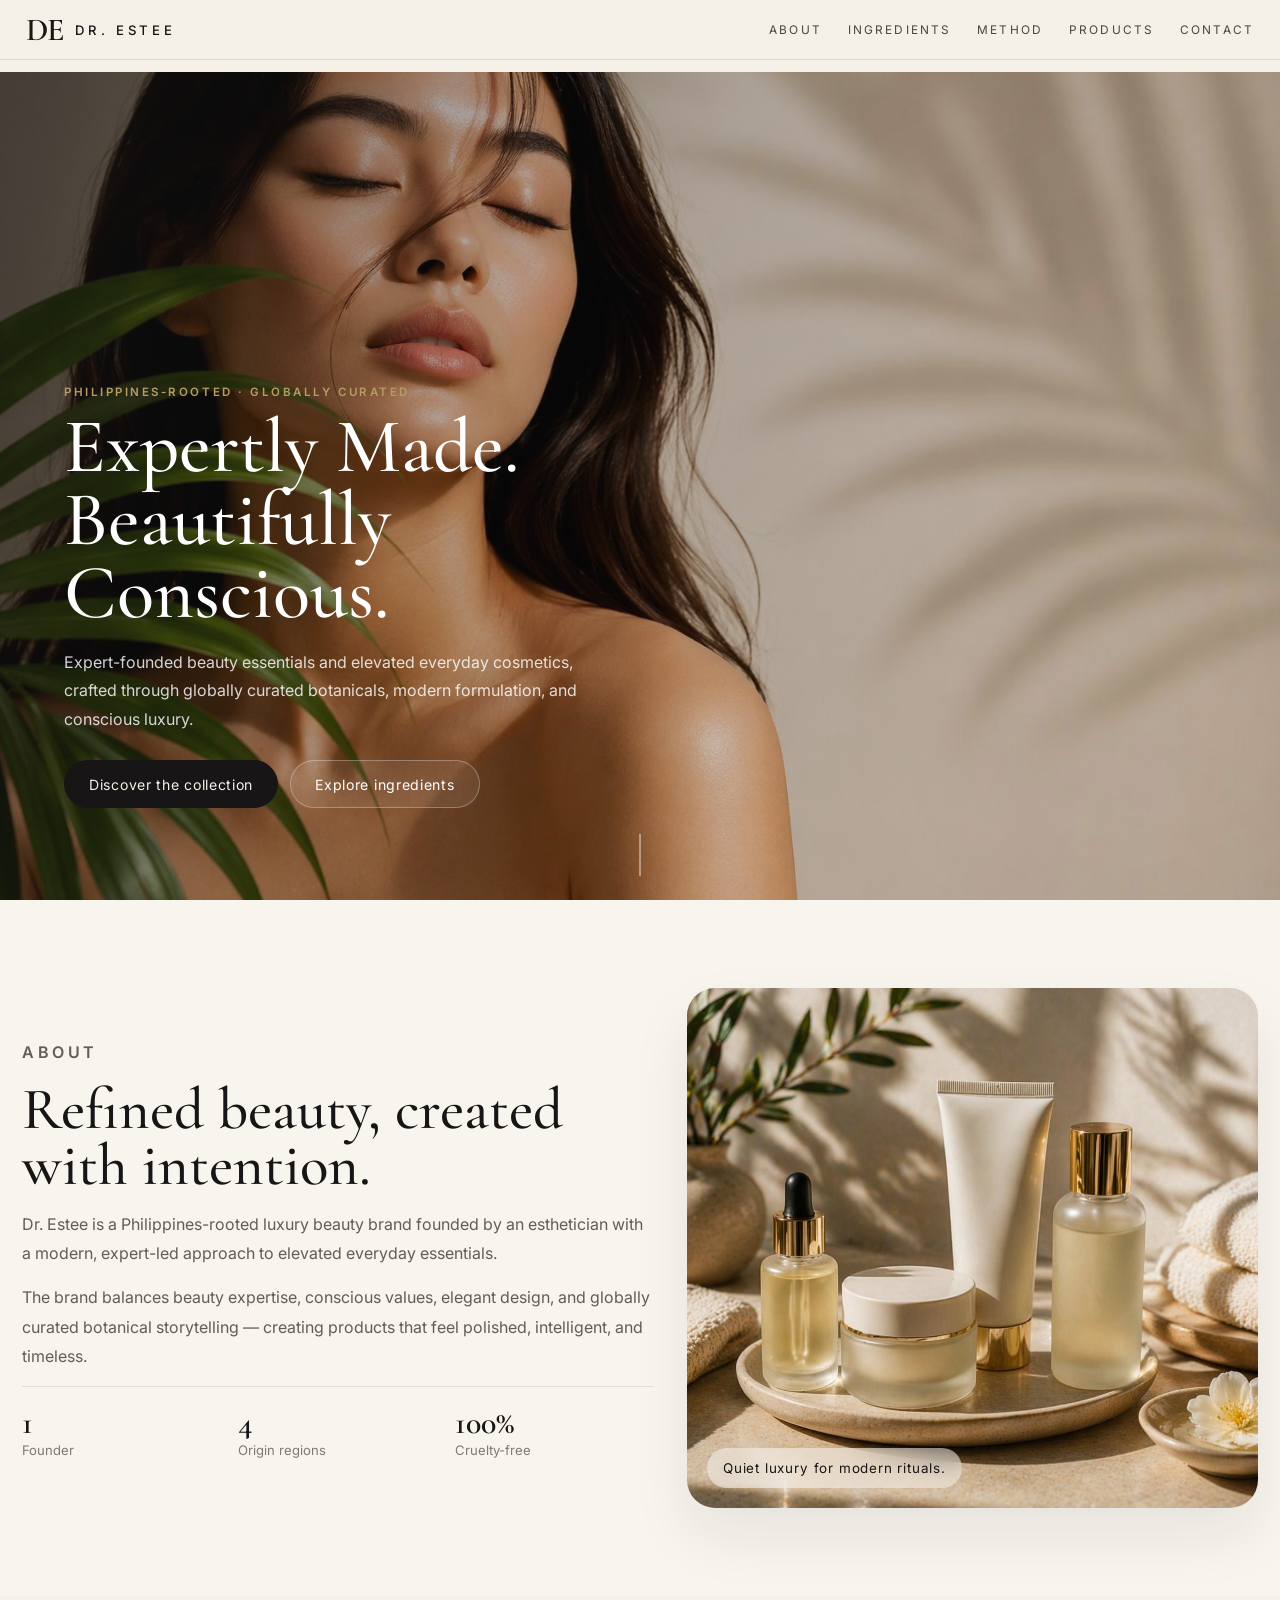
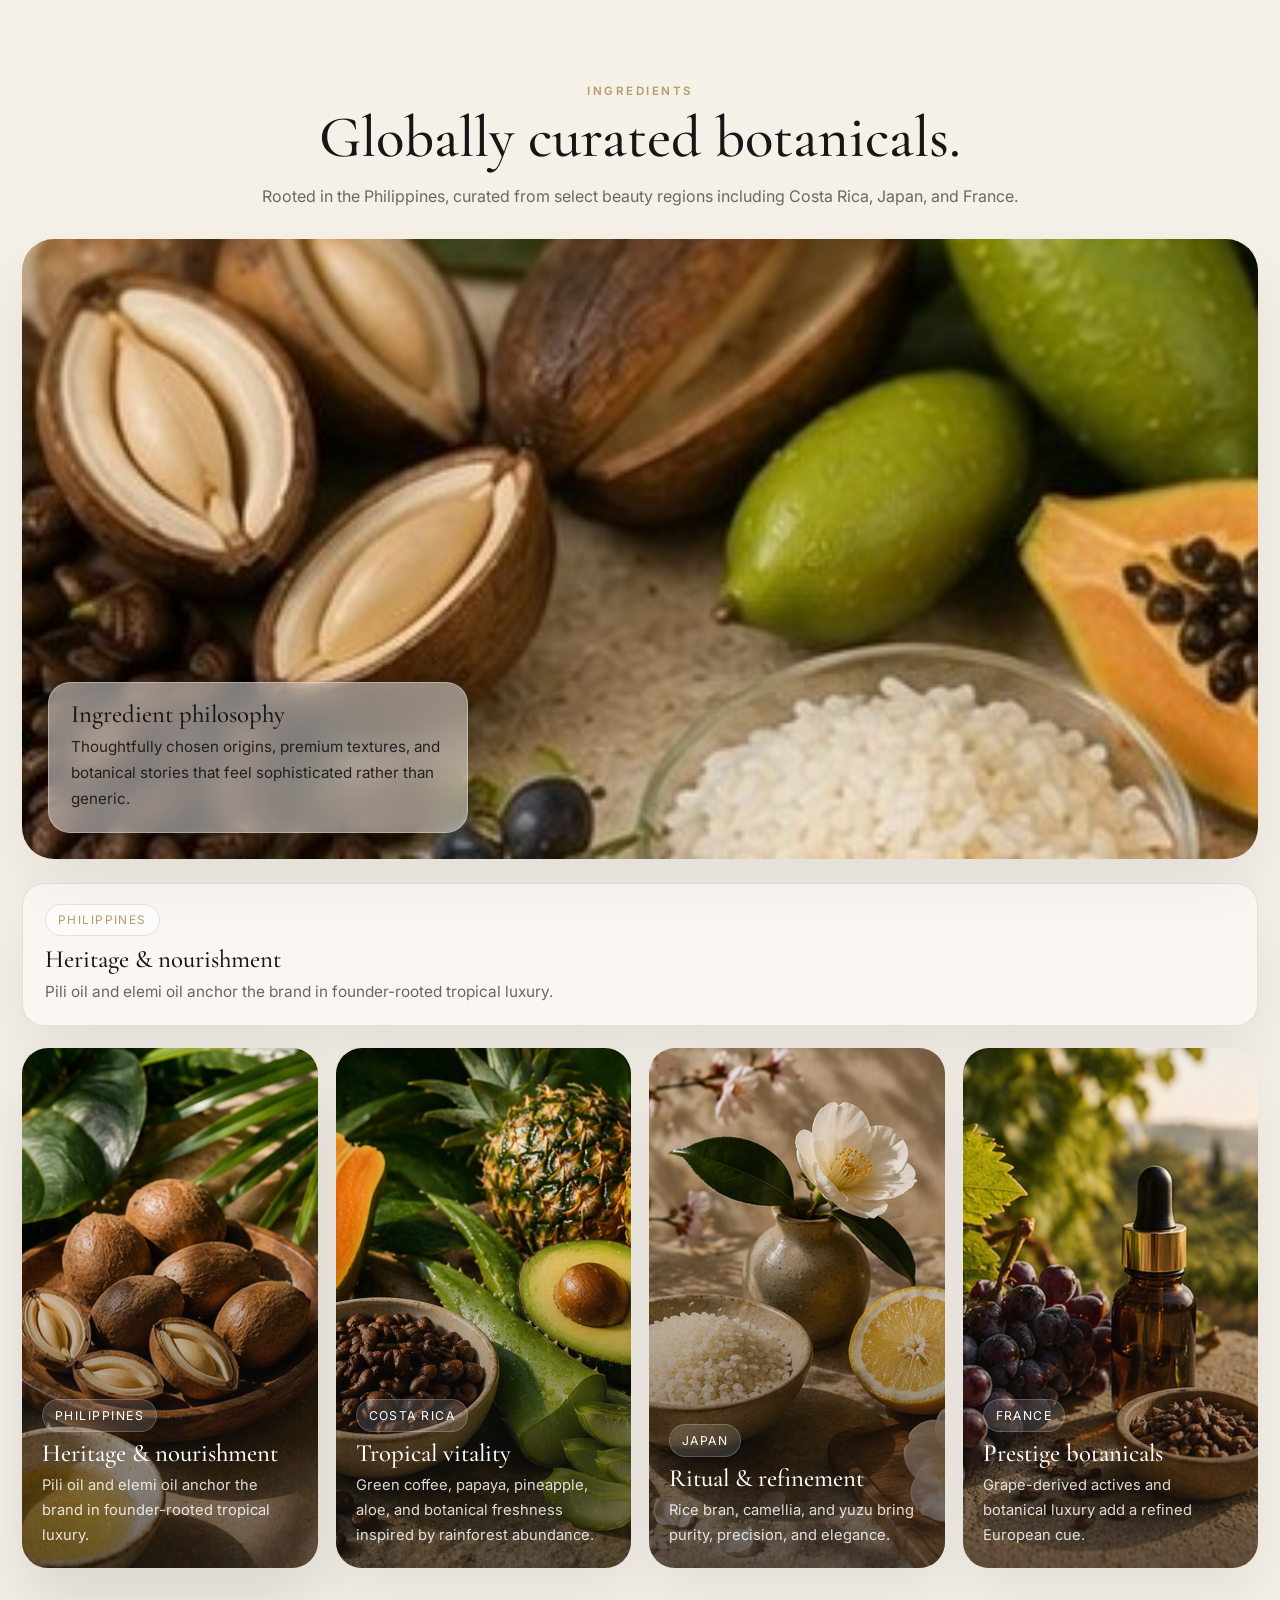
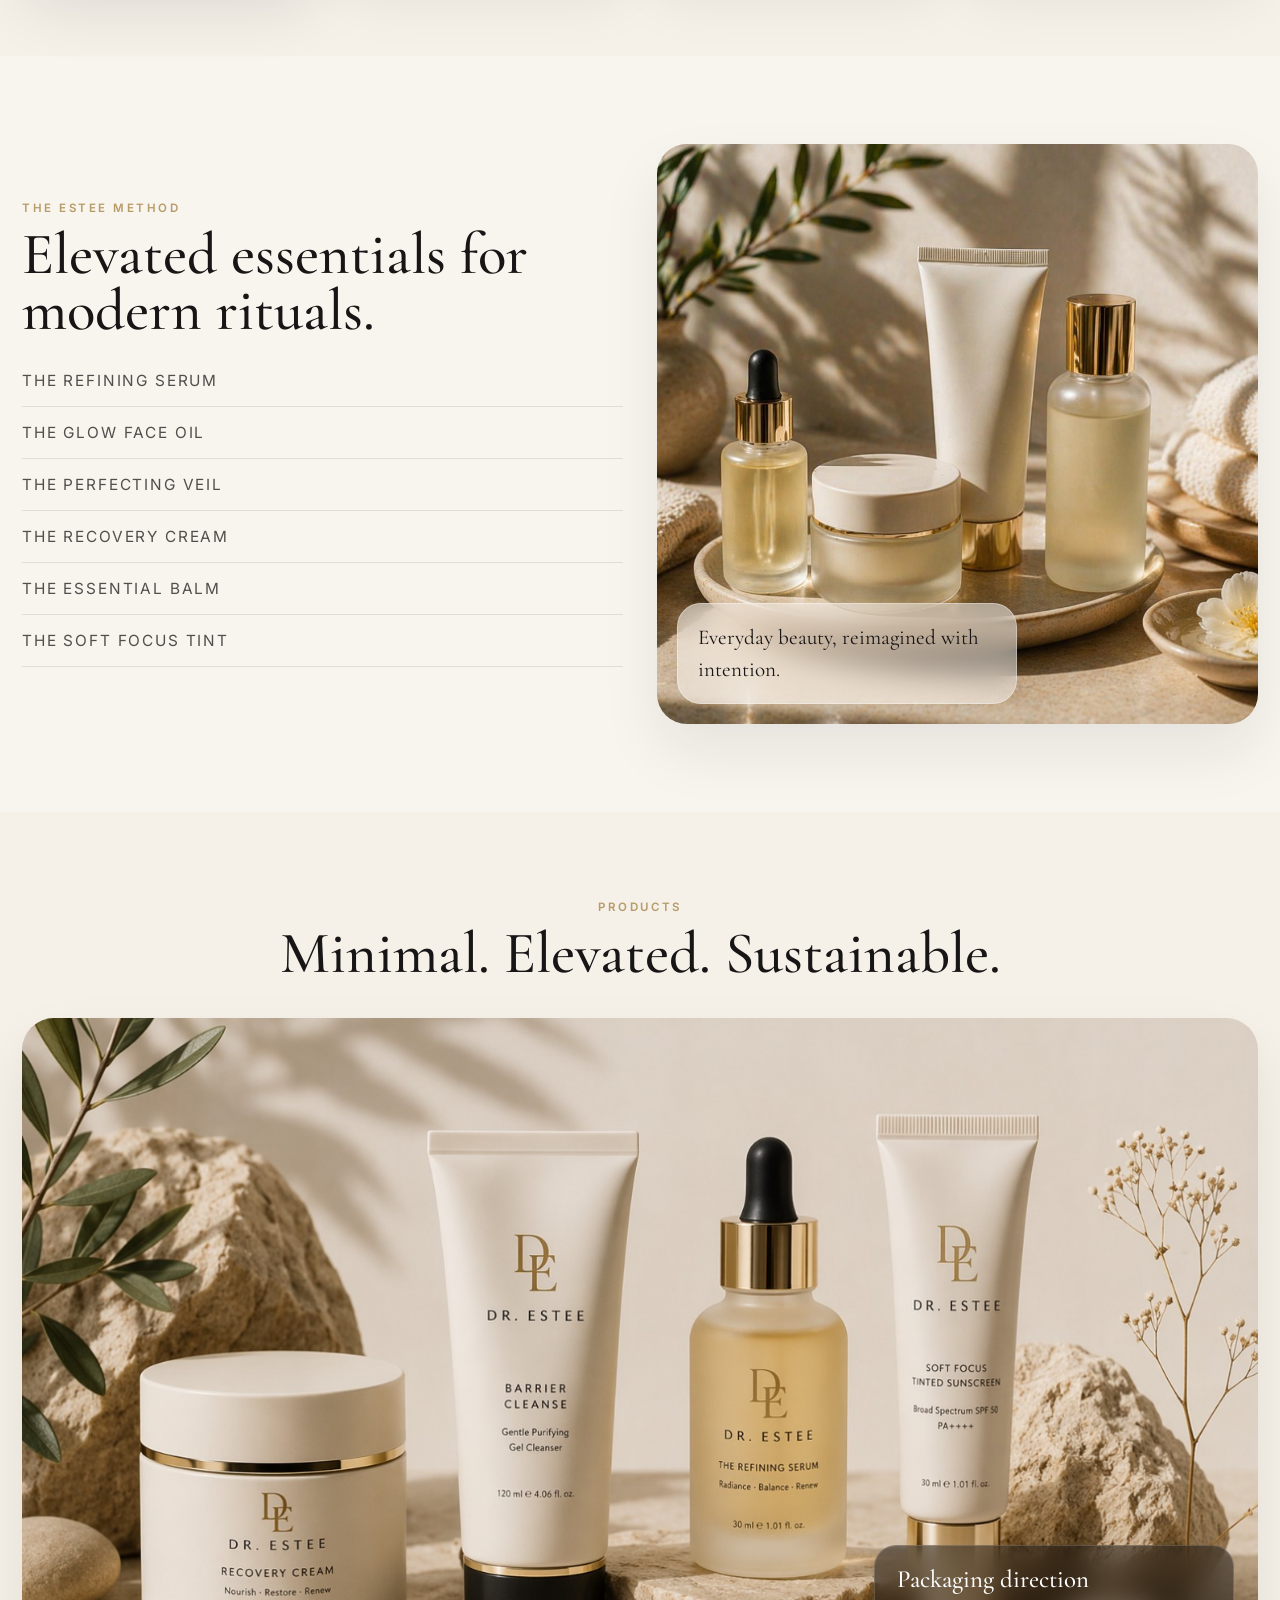
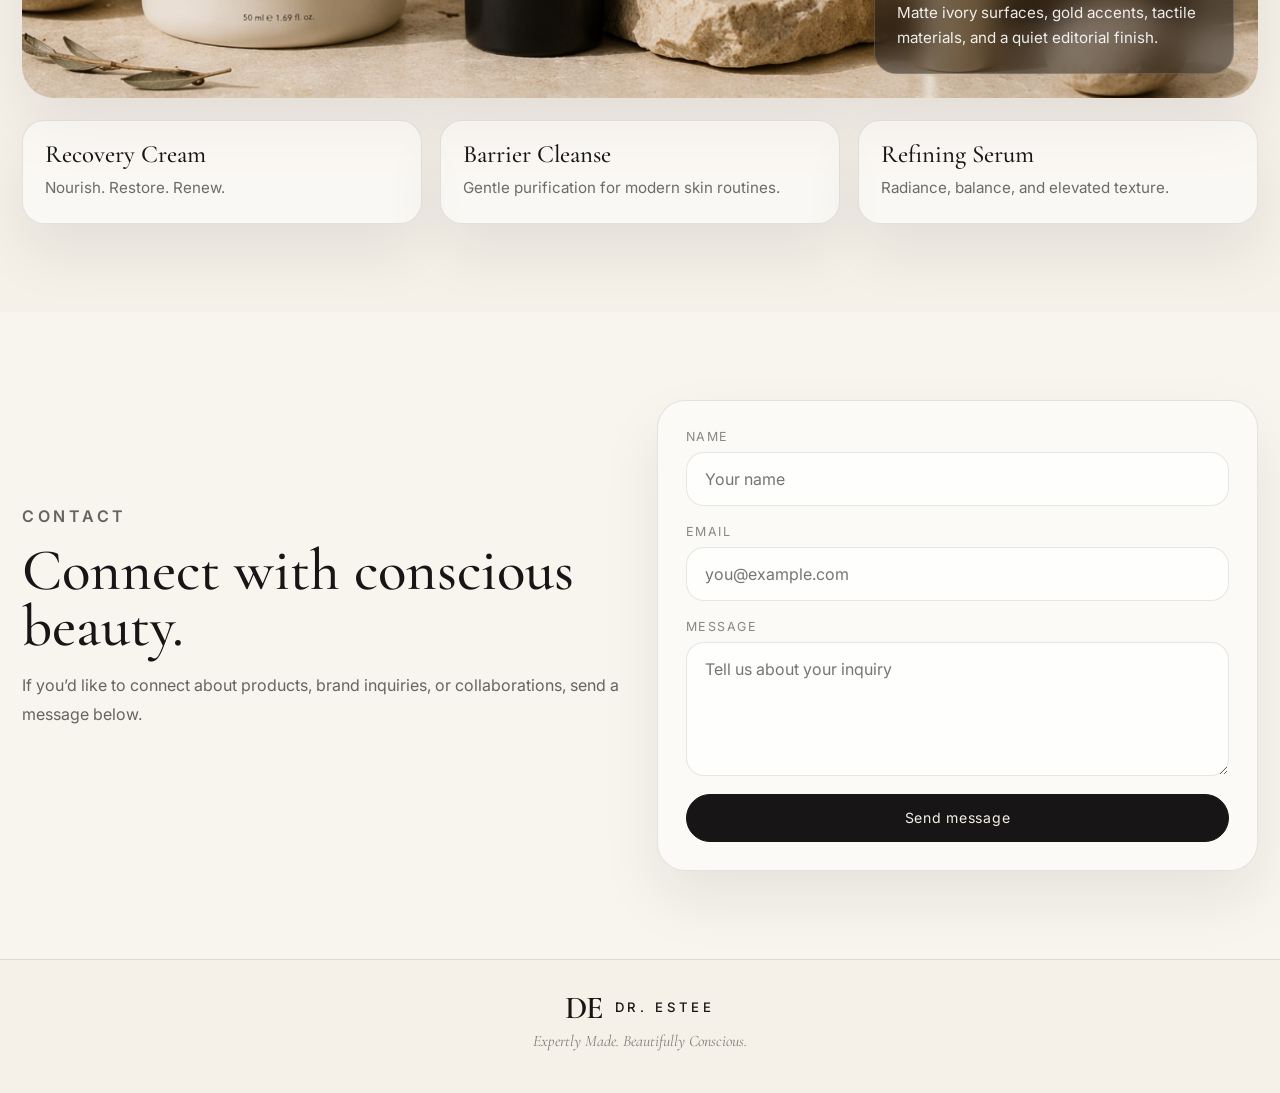
<file: index.html>
<!DOCTYPE html>
<html lang="en">
<head>
  <meta charset="UTF-8" />
  <meta name="viewport" content="width=device-width, initial-scale=1.0" />
  <title>Dr. Estee — Expertly Made. Beautifully Conscious.</title>
  <meta name="description" content="Dr. Estee is a Philippines-rooted, expert-founded beauty brand creating elevated essentials through refined design, globally curated botanicals, and conscious innovation." />
  <link rel="preconnect" href="https://fonts.googleapis.com">
  <link rel="preconnect" href="https://fonts.gstatic.com" crossorigin>
  <link href="https://fonts.googleapis.com/css2?family=Cormorant+Garamond:wght@400;500;600;700&family=Inter:wght@300;400;500;600;700&display=swap" rel="stylesheet">
  <link rel="stylesheet" href="styles.css" />
</head>
<body>
  <div class="loader" id="loader" aria-hidden="true">
    <div class="loader-mark">DE</div>
    <div class="loader-line"><span></span></div>
  </div>

  <header class="site-header" id="siteHeader">
    <a href="#top" class="brand-lockup" aria-label="Dr. Estee home">
      <span class="brand-mark">DE</span>
      <span class="brand-wordmark">DR. ESTEE</span>
    </a>

    <button class="nav-toggle" id="navToggle" aria-label="Open menu" aria-expanded="false">
      <span></span><span></span><span></span>
    </button>

    <nav class="site-nav" id="siteNav">
      <a href="#about" data-section="about">About</a>
      <a href="#ingredients" data-section="ingredients">Ingredients</a>
      <a href="#method" data-section="method">Method</a>
      <a href="#products" data-section="products">Products</a>
      <a href="#contact" data-section="contact">Contact</a>
    </nav>
  </header>

  <main id="top">
    <section class="hero section-observed" id="hero">
      <img src="assets/hero.jpg" alt="Dr. Estee editorial hero image" class="hero-image" />
      <div class="hero-overlay"></div>
      <div class="hero-content reveal reveal-delay-1">
        <p class="eyebrow">Philippines-rooted · Globally curated</p>
        <h1>Expertly Made.<br>Beautifully Conscious.</h1>
        <p class="hero-sub">Expert-founded beauty essentials and elevated everyday cosmetics, crafted through globally curated botanicals, modern formulation, and conscious luxury.</p>
        <div class="hero-actions">
          <a href="#products" class="button button-solid">Discover the collection</a>
          <a href="#ingredients" class="button button-ghost">Explore ingredients</a>
        </div>
      </div>
      <div class="scroll-hint" aria-hidden="true"><span></span></div>
    </section>

    <section class="section split-section section-soft section-observed" id="about">
      <div class="text-panel reveal reveal-delay-1">
        <p class="eyebrow">About</p>
        <h2>Refined beauty, created with intention.</h2>
        <p>Dr. Estee is a Philippines-rooted luxury beauty brand founded by an esthetician with a modern, expert-led approach to elevated everyday essentials.</p>
        <p>The brand balances beauty expertise, conscious values, elegant design, and globally curated botanical storytelling — creating products that feel polished, intelligent, and timeless.</p>
        <div class="stats-row">
          <div><strong>1</strong><span>Founder</span></div>
          <div><strong>4</strong><span>Origin regions</span></div>
          <div><strong>100%</strong><span>Cruelty-free</span></div>
        </div>
      </div>
      <div class="image-panel reveal reveal-delay-2">
        <img src="assets/lifestyle.jpg" alt="Dr. Estee lifestyle still life" class="hover-lift" />
        <div class="image-caption">Quiet luxury for modern rituals.</div>
      </div>
    </section>

    <section class="section ingredients-section section-observed" id="ingredients">
      <div class="section-header reveal reveal-delay-1">
        <p class="eyebrow">Ingredients</p>
        <h2>Globally curated botanicals.</h2>
        <p class="section-subtitle">Rooted in the Philippines, curated from select beauty regions including Costa Rica, Japan, and France.</p>
      </div>

      <div class="feature-banner reveal reveal-delay-1 hover-group">
        <img src="assets/ingredients.jpg" alt="Dr. Estee ingredient still life" class="hover-lift" />
        <div class="feature-copy glass-panel">
          <h3>Ingredient philosophy</h3>
          <p>Thoughtfully chosen origins, premium textures, and botanical stories that feel sophisticated rather than generic.</p>
        </div>
      </div>

      <div class="spotlight-shell reveal reveal-delay-1">
        <div class="spotlight-copy" id="spotlightCopy">
          <span class="spotlight-label" id="spotlightLabel">Philippines</span>
          <h3 id="spotlightTitle">Heritage & nourishment</h3>
          <p id="spotlightText">Pili oil and elemi oil anchor the brand in founder-rooted tropical luxury.</p>
        </div>
      </div>

      <div class="origin-grid">
        <article class="origin-card reveal reveal-delay-1 is-active" tabindex="0" data-label="Philippines" data-title="Heritage & nourishment" data-text="Pili oil and elemi oil anchor the brand in founder-rooted tropical luxury.">
          <img src="assets/philippines.jpg" alt="Philippines ingredient inspiration" class="hover-lift" />
          <div class="origin-copy">
            <span class="origin-label">Philippines</span>
            <h3>Heritage & nourishment</h3>
            <p>Pili oil and elemi oil anchor the brand in founder-rooted tropical luxury.</p>
          </div>
        </article>

        <article class="origin-card reveal reveal-delay-2" tabindex="0" data-label="Costa Rica" data-title="Tropical vitality" data-text="Green coffee, papaya, pineapple, aloe, and botanical freshness inspired by rainforest abundance.">
          <img src="assets/costarica.jpg" alt="Costa Rica ingredient inspiration" class="hover-lift" />
          <div class="origin-copy">
            <span class="origin-label">Costa Rica</span>
            <h3>Tropical vitality</h3>
            <p>Green coffee, papaya, pineapple, aloe, and botanical freshness inspired by rainforest abundance.</p>
          </div>
        </article>

        <article class="origin-card reveal reveal-delay-3" tabindex="0" data-label="Japan" data-title="Ritual & refinement" data-text="Rice bran, camellia, and yuzu bring purity, precision, and elegance.">
          <img src="assets/japan.jpg" alt="Japan ingredient inspiration" class="hover-lift" />
          <div class="origin-copy">
            <span class="origin-label">Japan</span>
            <h3>Ritual & refinement</h3>
            <p>Rice bran, camellia, and yuzu bring purity, precision, and elegance.</p>
          </div>
        </article>

        <article class="origin-card reveal reveal-delay-4" tabindex="0" data-label="France" data-title="Prestige botanicals" data-text="Grape-derived actives and botanical luxury add a refined European cue.">
          <img src="assets/france.jpg" alt="France ingredient inspiration" class="hover-lift" />
          <div class="origin-copy">
            <span class="origin-label">France</span>
            <h3>Prestige botanicals</h3>
            <p>Grape-derived actives and botanical luxury add a refined European cue.</p>
          </div>
        </article>
      </div>
    </section>

    <section class="section method-section section-soft section-observed" id="method">
      <div class="split-section method-layout">
        <div class="method-copy reveal reveal-delay-1">
          <p class="eyebrow">The Estee Method</p>
          <h2>Elevated essentials for modern rituals.</h2>
          <ul class="method-list">
            <li>The Refining Serum</li>
            <li>The Glow Face Oil</li>
            <li>The Perfecting Veil</li>
            <li>The Recovery Cream</li>
            <li>The Essential Balm</li>
            <li>The Soft Focus Tint</li>
          </ul>
        </div>

        <div class="method-visual reveal reveal-delay-2 hover-group">
          <img src="assets/lifestyle.jpg" alt="Dr. Estee product ritual" class="hover-lift" />
          <div class="method-overlay glass-panel">
            <p>Everyday beauty, reimagined with intention.</p>
          </div>
        </div>
      </div>
    </section>

    <section class="section products-section section-observed" id="products">
      <div class="section-header reveal reveal-delay-1">
        <p class="eyebrow">Products</p>
        <h2>Minimal. Elevated. Sustainable.</h2>
      </div>

      <div class="products-hero reveal reveal-delay-1 hover-group">
        <img src="assets/packaging.jpg" alt="Dr. Estee packaging collection" class="hover-lift" />
        <div class="products-copy glass-panel dark-glass">
          <h3>Packaging direction</h3>
          <p>Matte ivory surfaces, gold accents, tactile materials, and a quiet editorial finish.</p>
        </div>
      </div>

      <div class="product-notes reveal reveal-delay-2">
        <div class="note-card hover-card">
          <h3>Recovery Cream</h3>
          <p>Nourish. Restore. Renew.</p>
        </div>
        <div class="note-card hover-card">
          <h3>Barrier Cleanse</h3>
          <p>Gentle purification for modern skin routines.</p>
        </div>
        <div class="note-card hover-card">
          <h3>Refining Serum</h3>
          <p>Radiance, balance, and elevated texture.</p>
        </div>
      </div>
    </section>

    <section class="section contact-section section-soft section-observed" id="contact">
      <div class="split-section contact-layout">
        <div class="contact-copy reveal reveal-delay-1">
          <p class="eyebrow">Contact</p>
          <h2>Connect with conscious beauty.</h2>
          <p>If you’d like to connect about products, brand inquiries, or collaborations, send a message below.</p>
          <div class="contact-feedback" id="contactFeedback" aria-live="polite"></div>
        </div>

        <form class="contact-form reveal reveal-delay-2" id="contactForm">
          <label>
            <span>Name</span>
            <input type="text" id="contactName" placeholder="Your name" required>
          </label>
          <label>
            <span>Email</span>
            <input type="email" id="contactEmail" placeholder="you@example.com" required>
          </label>
          <label>
            <span>Message</span>
            <textarea id="contactMessage" rows="5" placeholder="Tell us about your inquiry" required></textarea>
          </label>
          <button type="submit" class="button button-solid button-wide">Send message</button>
        </form>
      </div>
    </section>
  </main>

  <button class="back-to-top" id="backToTop" aria-label="Back to top">↑</button>

  <footer class="site-footer">
    <div class="footer-brand">
      <span class="brand-mark">DE</span>
      <span class="brand-wordmark">DR. ESTEE</span>
    </div>
    <p class="footer-tagline">Expertly Made. Beautifully Conscious.</p>
  </footer>

  <script src="script.js"></script>
</body>
</html>
</file>
<file: styles.css>
:root{
  --ivory:#F5F0E8;
  --sand:#D8CDBF;
  --black:#171515;
  --gold:#B79B68;
  --line:rgba(23,21,21,.1);
  --shadow:0 28px 60px rgba(23,21,21,.08);
  --radius:28px;
  --serif:'Cormorant Garamond', Georgia, serif;
  --sans:'Inter', system-ui, sans-serif;
}
*{box-sizing:border-box}
html{scroll-behavior:smooth}
body{margin:0;background:var(--ivory);color:var(--black);font-family:var(--sans);overflow-x:hidden}
a{text-decoration:none;color:inherit}
img{display:block;max-width:100%}
button,input,textarea{font:inherit}

.loader{position:fixed;inset:0;display:grid;place-items:center;background:var(--ivory);z-index:9999;transition:opacity .5s ease, visibility .5s ease}
.loader.done{opacity:0;visibility:hidden;pointer-events:none}
.loader-mark{font-family:var(--serif);font-size:5rem;font-weight:600;letter-spacing:-.04em;margin-bottom:18px}
.loader-line{width:110px;height:2px;background:rgba(23,21,21,.08);border-radius:999px;overflow:hidden}
.loader-line span{display:block;width:0;height:100%;background:var(--gold);animation:load 1s ease forwards}
@keyframes load{to{width:100%}}

.site-header{position:fixed;top:0;left:0;right:0;z-index:100;display:flex;align-items:center;justify-content:space-between;padding:16px 26px;background:rgba(245,240,232,.82);backdrop-filter:blur(14px);border-bottom:1px solid var(--line);transition:padding .25s ease, box-shadow .25s ease, background .25s ease}
.site-header.compact{padding:10px 26px;box-shadow:var(--shadow);background:rgba(245,240,232,.92)}
.brand-lockup,.footer-brand{display:flex;align-items:center;gap:12px}
.brand-mark{font-family:var(--serif);font-size:2rem;font-weight:600;line-height:.85;letter-spacing:-.04em}
.brand-wordmark{font-size:.82rem;letter-spacing:.28em;text-transform:uppercase;font-weight:500}
.site-nav{display:flex;gap:26px}
.site-nav a{font-size:.74rem;letter-spacing:.18em;text-transform:uppercase;opacity:.78;position:relative;padding:4px 0;transition:opacity .25s ease, color .25s ease}
.site-nav a::after{content:'';position:absolute;left:0;right:0;bottom:0;height:1px;width:0;background:var(--gold);transition:width .25s ease}
.site-nav a:hover,.site-nav a.active{opacity:1;color:var(--gold)}
.site-nav a:hover::after,.site-nav a.active::after{width:100%}
.nav-toggle{display:none;background:none;border:none;padding:0;cursor:pointer}
.nav-toggle span{display:block;width:24px;height:1.5px;background:var(--black);margin:5px 0;transition:transform .3s ease, opacity .3s ease}
.nav-toggle.open span:nth-child(1){transform:translateY(6.5px) rotate(45deg)}
.nav-toggle.open span:nth-child(2){opacity:0}
.nav-toggle.open span:nth-child(3){transform:translateY(-6.5px) rotate(-45deg)}

main{padding-top:72px}
.section{padding:88px 22px}
.section-soft{background:rgba(255,255,255,.26)}
.section-header{max-width:780px;margin:0 auto 36px;text-align:center}
.eyebrow{text-transform:uppercase;letter-spacing:.22em;font-size:.72rem;color:var(--gold);margin:0 0 12px;font-weight:600}
h1,h2,h3{font-family:var(--serif);font-weight:500;line-height:.95;margin:0}
h1{font-size:clamp(3rem,6vw,5.4rem);margin-bottom:18px}
h2{font-size:clamp(2.2rem,4.6vw,4rem);margin-bottom:16px}
h3{font-size:1.55rem;margin-bottom:8px}
p{margin:0}
.section-subtitle{font-size:1rem;color:rgba(23,21,21,.62);line-height:1.8}

.hero{position:relative;min-height:calc(100vh - 72px);display:grid;align-items:end;overflow:hidden}
.hero-image{width:100%;height:calc(100vh - 72px);object-fit:cover;transform:scale(1.02);transition:transform 1.2s ease}
.hero:hover .hero-image{transform:scale(1.05)}
.hero-overlay{position:absolute;inset:0;background:linear-gradient(110deg, rgba(23,21,21,.64) 0%, rgba(23,21,21,.32) 35%, rgba(23,21,21,.08) 100%)}
.hero-content{position:absolute;left:0;right:0;bottom:0;padding:64px clamp(22px,5vw,70px);max-width:760px;color:white}
.hero-sub{font-size:1rem;line-height:1.8;color:rgba(255,255,255,.82);max-width:540px;margin-bottom:26px}
.hero-actions{display:flex;flex-wrap:wrap;gap:12px;margin-bottom:28px}
.scroll-hint{position:absolute;left:50%;bottom:24px;transform:translateX(-50%);z-index:2;pointer-events:none}
.scroll-hint span{display:block;width:1px;height:42px;background:rgba(255,255,255,.8);animation:pulse 2s ease infinite}
@keyframes pulse{0%,100%{opacity:.25;transform:scaleY(.55)}50%{opacity:1;transform:scaleY(1)}}

.button{display:inline-flex;align-items:center;justify-content:center;min-height:48px;padding:0 24px;border-radius:999px;font-size:.88rem;letter-spacing:.05em;transition:transform .2s ease, background .2s ease, border .2s ease;cursor:pointer}
.button:hover{transform:translateY(-2px)}
.button-solid{background:var(--black);color:var(--ivory);border:1px solid var(--black)}
.button-solid:hover{background:var(--gold);border-color:var(--gold)}
.button-ghost{background:rgba(255,255,255,.08);color:white;border:1px solid rgba(255,255,255,.28)}
.button-ghost:hover{background:rgba(255,255,255,.18)}
.button-wide{width:100%}

.split-section{max-width:1320px;margin:0 auto;display:grid;grid-template-columns:1.05fr .95fr;gap:34px;align-items:center}
.text-panel p{font-size:1rem;line-height:1.85;color:rgba(23,21,21,.68);margin-bottom:14px}
.text-panel h2,.contact-copy h2,.method-copy h2{max-width:720px}
.stats-row{display:grid;grid-template-columns:repeat(3,minmax(0,1fr));gap:18px;padding-top:16px;margin-top:14px;border-top:1px solid var(--line)}
.stats-row strong{display:block;font-family:var(--serif);font-size:2rem;font-weight:600}
.stats-row span{display:block;font-size:.82rem;color:rgba(23,21,21,.55)}
.image-panel{position:relative}
.image-panel img{width:100%;border-radius:var(--radius);box-shadow:var(--shadow);object-fit:cover;min-height:520px}
.image-caption{position:absolute;left:20px;bottom:20px;background:rgba(255,255,255,.46);backdrop-filter:blur(10px);padding:12px 16px;border-radius:999px;font-size:.84rem;letter-spacing:.06em;color:var(--black)}

.value-grid{max-width:1320px;margin:0 auto;display:grid;grid-template-columns:repeat(4,minmax(0,1fr));gap:18px}
.value-card{background:rgba(255,255,255,.48);border:1px solid var(--line);border-radius:22px;padding:28px 22px;box-shadow:var(--shadow);text-align:center}
.value-card .icon{font-size:1.2rem;color:var(--gold);margin-bottom:12px}
.value-card p{font-size:.92rem;line-height:1.7;color:rgba(23,21,21,.6)}

.ingredients-section .section-header{margin-bottom:28px}
.feature-banner{max-width:1320px;margin:0 auto 24px;position:relative;overflow:hidden;border-radius:32px;box-shadow:var(--shadow)}
.feature-banner img{width:100%;height:620px;object-fit:cover}
.glass-panel{background:rgba(255,255,255,.48);backdrop-filter:blur(14px);border:1px solid rgba(255,255,255,.32);box-shadow:var(--shadow)}
.dark-glass{background:rgba(23,21,21,.48);border-color:rgba(255,255,255,.16);color:white}
.feature-copy{position:absolute;left:26px;bottom:26px;max-width:420px;padding:20px 22px;border-radius:22px}
.feature-copy p,.products-copy p{font-size:.95rem;line-height:1.7;color:inherit;opacity:.9}
.spotlight-shell{max-width:1320px;margin:0 auto 22px}
.spotlight-copy{padding:20px 22px;border-radius:22px;background:rgba(255,255,255,.46);box-shadow:var(--shadow);border:1px solid var(--line)}
.spotlight-label{display:inline-flex;padding:8px 12px;border-radius:999px;border:1px solid var(--line);font-size:.74rem;letter-spacing:.12em;text-transform:uppercase;margin-bottom:12px;color:var(--gold);background:rgba(255,255,255,.55)}
.spotlight-copy p{font-size:.96rem;line-height:1.7;color:rgba(23,21,21,.64)}
.origin-grid{max-width:1320px;margin:0 auto;display:grid;grid-template-columns:repeat(4,minmax(0,1fr));gap:18px}
.origin-card{position:relative;overflow:hidden;border-radius:26px;box-shadow:var(--shadow);min-height:520px;cursor:pointer;outline:none;transition:transform .25s ease, box-shadow .25s ease}
.origin-card:hover,.origin-card:focus-visible,.origin-card.is-active{transform:translateY(-4px);box-shadow:0 34px 66px rgba(23,21,21,.12)}
.origin-card img{width:100%;height:100%;object-fit:cover;transition:transform .6s ease}
.origin-card:hover img,.origin-card:focus-visible img,.origin-card.is-active img{transform:scale(1.04)}
.origin-card::after{content:'';position:absolute;inset:0;background:linear-gradient(180deg, rgba(23,21,21,0) 28%, rgba(23,21,21,.62) 100%)}
.origin-copy{position:absolute;left:20px;right:20px;bottom:20px;z-index:2;color:white}
.origin-label{display:inline-block;margin-bottom:10px;padding:8px 12px;border-radius:999px;background:rgba(255,255,255,.14);border:1px solid rgba(255,255,255,.2);font-size:.76rem;letter-spacing:.12em;text-transform:uppercase}
.origin-copy p{font-size:.92rem;line-height:1.7;color:rgba(255,255,255,.84)}

.method-layout,.contact-layout{grid-template-columns:1fr 1fr}
.method-list{list-style:none;padding:0;margin:8px 0 0}
.method-list li{padding:16px 0;border-bottom:1px solid var(--line);font-size:.96rem;letter-spacing:.12em;text-transform:uppercase;color:rgba(23,21,21,.74)}
.method-visual{position:relative;overflow:hidden;border-radius:30px;box-shadow:var(--shadow)}
.method-visual img{width:100%;height:100%;object-fit:cover;min-height:580px}
.method-overlay{position:absolute;left:20px;bottom:20px;max-width:340px;padding:18px 20px;border-radius:24px}
.method-overlay p{font-family:var(--serif);font-size:1.32rem;line-height:1.5;color:var(--black)}

.products-hero{max-width:1320px;margin:0 auto 22px;position:relative;overflow:hidden;border-radius:32px;box-shadow:var(--shadow)}
.products-hero img{width:100%;height:680px;object-fit:cover}
.products-copy{position:absolute;right:24px;bottom:24px;max-width:360px;padding:22px;border-radius:22px}
.product-notes{max-width:1320px;margin:0 auto;display:grid;grid-template-columns:repeat(3,minmax(0,1fr));gap:18px}
.note-card{background:rgba(255,255,255,.5);border:1px solid var(--line);border-radius:22px;padding:22px;box-shadow:var(--shadow)}
.note-card p{font-size:.95rem;line-height:1.7;color:rgba(23,21,21,.62)}
.hover-card{transition:transform .25s ease, box-shadow .25s ease}
.hover-card:hover{transform:translateY(-4px);box-shadow:0 34px 60px rgba(23,21,21,.1)}
.hover-group{overflow:hidden}.hover-lift{transition:transform .7s ease}.hover-group:hover .hover-lift{transform:scale(1.035)}

.contact-copy p{font-size:1rem;line-height:1.8;color:rgba(23,21,21,.65)}
.contact-form{background:rgba(255,255,255,.5);border:1px solid var(--line);border-radius:28px;padding:28px;box-shadow:var(--shadow);display:grid;gap:18px}
.contact-form label{display:grid;gap:8px}
.contact-form label span{font-size:.78rem;letter-spacing:.12em;text-transform:uppercase;color:rgba(23,21,21,.5)}
.contact-form input,.contact-form textarea{width:100%;padding:16px 18px;border:1px solid var(--line);border-radius:18px;background:rgba(255,255,255,.7)}
.contact-form input:focus,.contact-form textarea:focus{outline:none;border-color:var(--gold);box-shadow:0 0 0 4px rgba(183,155,104,.12)}
.contact-feedback{margin-top:16px;min-height:24px;font-size:.94rem;color:rgba(23,21,21,.62)}
.contact-feedback.success{color:#6f7d55}

.back-to-top{position:fixed;right:18px;bottom:18px;width:48px;height:48px;border-radius:999px;border:1px solid var(--line);background:rgba(255,255,255,.8);backdrop-filter:blur(10px);box-shadow:var(--shadow);color:var(--black);display:grid;place-items:center;cursor:pointer;opacity:0;transform:translateY(10px);pointer-events:none;transition:opacity .25s ease, transform .25s ease, background .25s ease;z-index:90}
.back-to-top.visible{opacity:1;transform:translateY(0);pointer-events:auto}
.back-to-top:hover{background:var(--gold);color:var(--ivory)}

.site-footer{padding:34px 22px 42px;text-align:center;border-top:1px solid var(--line)}
.footer-brand{justify-content:center;margin-bottom:10px}
.footer-tagline{margin:0;font-family:var(--serif);font-style:italic;color:rgba(23,21,21,.52);font-size:1rem}

.reveal{opacity:0;transform:translateY(24px);transition:opacity .7s ease, transform .7s ease}
.reveal.visible{opacity:1;transform:translateY(0)}
.reveal-delay-1{transition-delay:.04s}
.reveal-delay-2{transition-delay:.12s}
.reveal-delay-3{transition-delay:.18s}
.reveal-delay-4{transition-delay:.24s}

@media (max-width:1200px){
  .origin-grid{grid-template-columns:repeat(2,minmax(0,1fr))}
}
@media (max-width:1100px){
  .value-grid{grid-template-columns:repeat(2,minmax(0,1fr))}
  .product-notes{grid-template-columns:1fr}
}
@media (max-width:920px){
  .hero-image{height:78vh}
  .hero{min-height:auto}
  .split-section,.method-layout,.contact-layout{grid-template-columns:1fr}
  .site-nav{position:fixed;top:0;right:-100%;width:min(360px,85vw);height:100vh;background:rgba(245,240,232,.97);backdrop-filter:blur(18px);border-left:1px solid var(--line);box-shadow:-20px 0 60px rgba(0,0,0,.06);display:flex;flex-direction:column;justify-content:center;gap:24px;transition:right .35s ease;padding:36px}
  .site-nav.open{right:0}
  .site-nav a{font-size:.96rem}
  .nav-toggle{display:block;z-index:101}
  .feature-banner img,.products-hero img{height:560px}
}
@media (max-width:640px){
  .hero-image{height:72vh}
  .hero-content{padding:42px 18px}
  .value-grid{grid-template-columns:1fr}
  .origin-grid{grid-template-columns:1fr}
  .stats-row{grid-template-columns:1fr;gap:10px}
  .section{padding:68px 16px}
  .feature-banner img,.products-hero img{height:460px}
}
</file>
